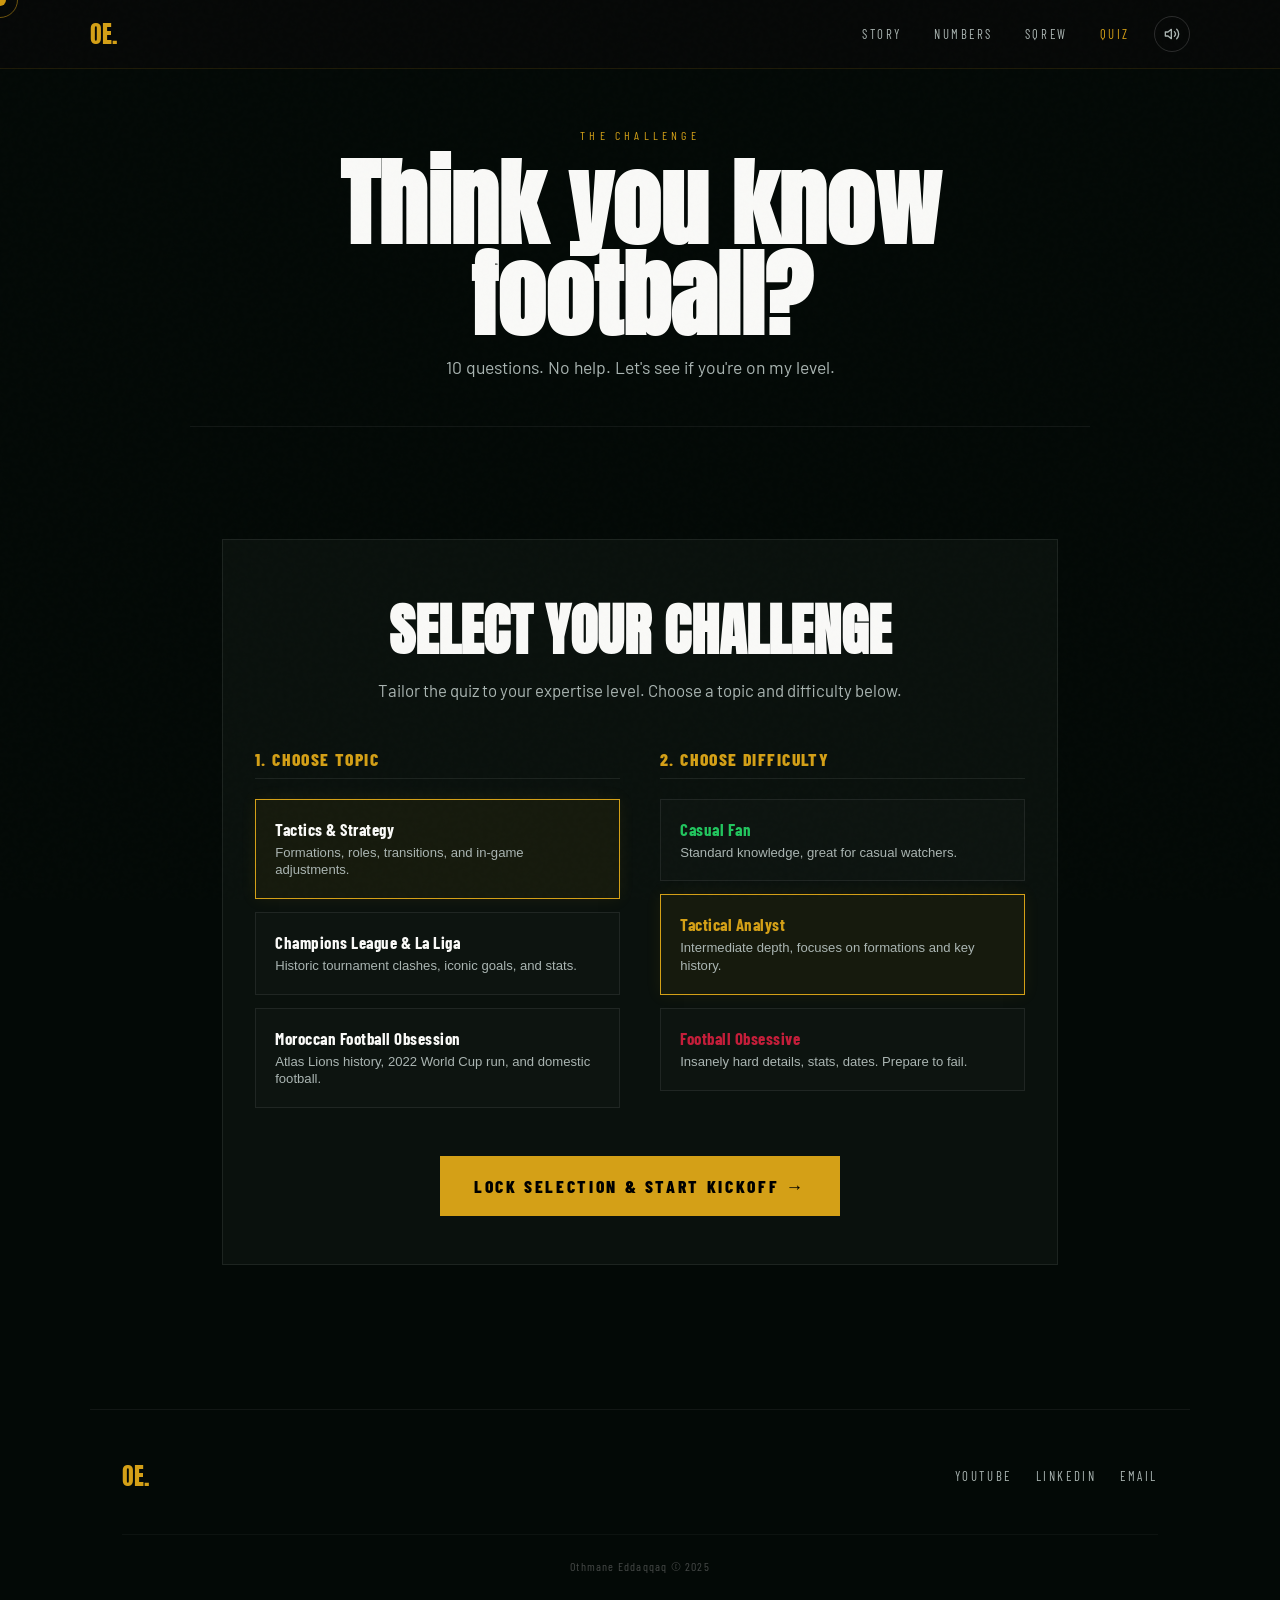
<file: quiz.html>
<!DOCTYPE html>
<html lang="en">
<head>
  <meta charset="UTF-8">
  <meta name="viewport" content="width=device-width, initial-scale=1.0">
  <title>The Quiz · Othmane Eddaqqaq</title>

  <!-- Open Graph -->
  <meta property="og:type"        content="website">
  <meta property="og:title"       content="Football Quiz · Othmane Eddaqqaq">
  <meta property="og:description" content="10 questions. No help. Think you know football?">
  <meta name="description"        content="10 questions. No help. Think you know football?">

  <!-- Fonts -->
  <link rel="preconnect" href="https://fonts.googleapis.com">
  <link rel="preconnect" href="https://fonts.gstatic.com" crossorigin>
  <link href="https://fonts.googleapis.com/css2?family=Anton&family=Barlow:wght@300;400;500;600&family=Barlow+Condensed:wght@700;800&family=Space+Mono:wght@400;700&display=swap" rel="stylesheet">

  <link rel="stylesheet" href="css/style.css">
  <link rel="icon" href="data:image/svg+xml,%3Csvg xmlns='http://www.w3.org/2000/svg' viewBox='0 0 32 32'%3E%3Crect width='32' height='32' fill='%23080808'/%3E%3Ctext x='50%25' y='50%25' dominant-baseline='central' text-anchor='middle' font-family='Georgia%2C serif' font-weight='700' font-size='16' fill='%23D4A017'%3EOE%3C/text%3E%3C/svg%3E">
</head>
<body>

<!-- CURSOR -->
<div class="cursor" id="cursor"></div>
<div class="cursor-follower" id="cursor-follower"></div>

<!-- NAV — visible by default (no hero on this page) -->
<nav id="main-nav" class="visible" aria-label="Site navigation">
  <div class="nav-inner">
     <div class="nav-logo"><a href="index.html" style="color:inherit;text-decoration:none">OE.</a></div>
     <div class="nav-audio-wrapper">
       <div class="nav-links">
         <a href="index.html#story">Story</a>
         <a href="index.html#stats">Numbers</a>
         <a href="index.html#sqrew">Sqrew</a>
         <a href="quiz.html" class="nav-active">Quiz</a>
       </div>
       <button id="mute-btn" class="audio-mute-btn" aria-label="Mute sound" onclick="toggleMute()">
         <svg xmlns="http://www.w3.org/2000/svg" width="16" height="16" viewBox="0 0 24 24" fill="none" stroke="currentColor" stroke-width="2" stroke-linecap="round" stroke-linejoin="round" class="speaker-icon">
           <polygon points="11 5 6 9 2 9 2 15 6 15 11 19 11 5"></polygon>
           <path class="sound-wave" d="M19.07 4.93a10 10 0 0 1 0 14.14M15.54 8.46a5 5 0 0 1 0 7.07"></path>
         </svg>
       </button>
     </div>
  </div>
</nav>

<!-- SCREEN FLASH -->
<div id="screen-flash" class="screen-flash"></div>

<!-- QUIZ PAGE HERO -->
<div class="quiz-page-hero">
  <div class="section-label">The Challenge</div>
  <h1 class="quiz-page-title">Think you know<br>football?</h1>
  <p class="quiz-page-sub">10 questions. No help. Let's see if you're on my level.</p>
</div>

<!-- QUIZ -->
<section id="quiz">
  <!-- SELECTION SCREEN -->
  <div class="quiz-selection-screen" id="selection-screen">
    <h2 class="selection-title">Select Your Challenge</h2>
    <p class="selection-subtitle">Tailor the quiz to your expertise level. Choose a topic and difficulty below.</p>
    
    <div class="selection-grid">
      <!-- Topics -->
      <div class="selection-section">
        <div class="selection-section-title">1. Choose Topic</div>
        <div class="selection-options-vertical" id="topic-selector-group">
          <button class="selection-option-btn active" data-type="topic" data-val="tactics" onclick="selectQuizParam('topic', 'tactics')">
            <span class="opt-title">Tactics & Strategy</span>
            <span class="opt-desc">Formations, roles, transitions, and in-game adjustments.</span>
          </button>
          <button class="selection-option-btn" data-type="topic" data-val="ucl" onclick="selectQuizParam('topic', 'ucl')">
            <span class="opt-title">Champions League & La Liga</span>
            <span class="opt-desc">Historic tournament clashes, iconic goals, and stats.</span>
          </button>
          <button class="selection-option-btn" data-type="topic" data-val="morocco" onclick="selectQuizParam('topic', 'morocco')">
            <span class="opt-title">Moroccan Football Obsession</span>
            <span class="opt-desc">Atlas Lions history, 2022 World Cup run, and domestic football.</span>
          </button>
        </div>
      </div>
      
      <!-- Difficulties -->
      <div class="selection-section">
        <div class="selection-section-title">2. Choose Difficulty</div>
        <div class="selection-options-vertical" id="diff-selector-group">
          <button class="selection-option-btn" data-type="difficulty" data-val="casual" onclick="selectQuizParam('difficulty', 'casual')">
            <span class="opt-title" style="color: var(--success);">Casual Fan</span>
            <span class="opt-desc">Standard knowledge, great for casual watchers.</span>
          </button>
          <button class="selection-option-btn active" data-type="difficulty" data-val="analyst" onclick="selectQuizParam('difficulty', 'analyst')">
            <span class="opt-title" style="color: var(--gold);">Tactical Analyst</span>
            <span class="opt-desc">Intermediate depth, focuses on formations and key history.</span>
          </button>
          <button class="selection-option-btn" data-type="difficulty" data-val="obsessive" onclick="selectQuizParam('difficulty', 'obsessive')">
            <span class="opt-title" style="color: var(--red);">Football Obsessive</span>
            <span class="opt-desc">Insanely hard details, stats, dates. Prepare to fail.</span>
          </button>
        </div>
      </div>
    </div>
    
    <button class="start-quiz-btn" onclick="startSelectedQuiz()">Lock Selection & Start Kickoff &rarr;</button>
  </div>

  <div id="quiz-container" style="display: none;">
    <!-- Timer Shot Clock -->
    <div class="shot-clock-wrapper" id="shot-clock-container" style="display: none;">
      <div class="shot-clock-header">
        <span class="shot-clock-label">Shot Clock</span>
        <span class="shot-clock-time" id="shot-clock-time">15s</span>
      </div>
      <div class="shot-clock-bar-bg">
        <div class="shot-clock-bar" id="shot-clock-bar"></div>
      </div>
    </div>

    <!-- Progress bar -->
    <div class="quiz-progress">
      <div class="progress-steps" id="progress-steps"></div>
    </div>

    <!-- Reaction speech bubble -->
    <div class="quiz-reaction">
      <div class="speech-bubble">
        <div class="bubble-face" id="reaction-emoji">
          <img src="assets/images/face-smirk.webp" alt="Othmane reaction" width="91" height="150">
        </div>
        <span class="bubble-text" id="reaction-text">"Go ahead. I dare you."</span>
      </div>
      <div class="score-streak-wrapper" style="display: flex; flex-direction: column; align-items: flex-end; gap: 0.2rem;">
        <div class="streak-badge" id="streak-badge" style="font-family: 'Barlow Condensed', sans-serif; font-size: 0.75rem; font-weight: 800; color: #fff; background: var(--red); padding: 0.2rem 0.5rem; border-radius: 2px; display: none; letter-spacing: 0.05em; animation: pulseStreak 1s infinite alternate;">HOT STREAK: <span id="streak-num">0</span></div>
        <div class="score-display" id="score-display">0 / 0</div>
      </div>
    </div>

    <div id="questions-list"></div>
  </div>

  <div class="final-screen" id="final-screen">
    <div class="final-score-big" id="final-score-num">0<span>/10</span></div>
    <h3 class="final-title" id="final-title">GG</h3>
    <p class="final-subtitle" id="final-subtitle"></p>
    
    <!-- Personalization Field -->
    <div class="scout-name-input-wrapper" id="scout-name-input-wrapper" style="display: none; margin-bottom: 2rem;">
      <label for="scout-name-input" class="scout-name-input-label">Enter Scout / Recruiter Name:</label>
      <input type="text" id="scout-name-input" class="scout-name-input-field" maxlength="20" placeholder="GUEST SCOUT" oninput="updateScoutCardName(this.value)">
    </div>

    <!-- Tactical Audit Report Card (Upgraded to FM style) -->
    <div class="tactical-audit-card" id="tactical-audit-card" style="display: none;">
      <div class="audit-header">SCOUTING REPORT // DATA ANALYTICS DEPT.</div>
      
      <div class="scouting-card-layout">
        <!-- Left Side: Metadata & Verdict -->
        <div class="scouting-card-meta">
          <div class="scout-identity-group">
            <span class="scout-id-label">SCOUT ID</span>
            <span class="scout-id-val" id="scout-card-name">GUEST SCOUT</span>
          </div>
          
          <div class="scout-badge-group">
            <span class="scout-badge-label">CLASS RATING</span>
            <span class="scout-class-badge" id="scout-class-rating">CLASS A+</span>
          </div>
          
          <div class="scout-verdict-group">
            <span class="scout-verdict-label">DIAGNOSTIC REPORT</span>
            <p class="scout-verdict-text" id="audit-desc">Analyst displays strong understanding of match dynamics. Solid potential for data recruiting.</p>
          </div>
        </div>
        
        <!-- Right Side: SVG Radar Chart & Attributes -->
        <div class="scouting-card-graphics">
          <div class="radar-chart-container" id="radar-chart-container">
            <!-- Dynamic SVG radar chart injected here -->
          </div>
          
          <div class="scouting-stats-list">
            <div class="scout-stat-row">
              <span class="scout-stat-name">VIS (Vision & Reading)</span>
              <span class="scout-stat-num data-num" id="stat-num-vis">80</span>
            </div>
            <div class="scout-stat-row">
              <span class="scout-stat-name">CUL (Football Culture)</span>
              <span class="scout-stat-num data-num" id="stat-num-cul">60</span>
            </div>
            <div class="scout-stat-row">
              <span class="scout-stat-name">SPD (Decision Speed)</span>
              <span class="scout-stat-num data-num" id="stat-num-spd">70</span>
            </div>
          </div>
        </div>
      </div>

      <div class="audit-badges" style="margin-top: 1.5rem;">
        <span class="audit-badge-tag success" id="audit-badge-strength">Strength: Front-Post Specialist</span>
        <span class="audit-badge-tag danger" id="audit-badge-weakness">Weakness: Highlights-Only Spectator</span>
      </div>

      <!-- Download Button inside Card -->
      <button class="download-scout-card-btn" onclick="downloadScoutCard(event)">Download Standalone Scouting Report</button>
    </div>

    <div class="breakdown-list" id="breakdown-list"></div>

    <!-- Next Challenge Section -->
    <div id="next-challenge-box" class="next-challenge-box" style="display: none; margin: 2rem 0; padding: 2rem; background: rgba(212, 160, 23, 0.03); border: 1px dashed rgba(212, 160, 23, 0.25); border-radius: 4px; text-align: center; backdrop-filter: blur(10px); -webkit-backdrop-filter: blur(10px);">
      <span style="font-family: 'Space Mono', monospace; font-size: 0.8rem; color: var(--gold); letter-spacing: 0.2em; text-transform: uppercase; display: block; margin-bottom: 0.5rem;">Next Tactical Challenge</span>
      <h4 id="next-challenge-title" style="font-family: 'Barlow Condensed', sans-serif; font-size: 1.8rem; font-weight: 800; text-transform: uppercase; color: #ffffff; margin: 0 0 1.2rem 0; letter-spacing: 0.05em;">Tactics & Strategy (Football Obsessive)</h4>
      <button class="next-challenge-btn" id="next-challenge-btn" style="background: var(--gold); color: #080c0a; font-family: 'Space Mono', monospace; font-size: 0.85rem; font-weight: 700; text-transform: uppercase; padding: 0.8rem 1.8rem; border: none; border-radius: 2px; cursor: pointer; transition: all 0.3s ease; letter-spacing: 0.05em; display: inline-block;">
        Start Next Challenge &rarr;
      </button>
    </div>

    <!-- All Completed Section -->
    <div id="all-completed-box" class="all-completed-box" style="display: none; margin: 2rem 0; padding: 2.5rem; background: rgba(39, 174, 96, 0.04); border: 1px solid rgba(39, 174, 96, 0.25); border-radius: 4px; text-align: center; backdrop-filter: blur(10px); -webkit-backdrop-filter: blur(10px);">
      <svg viewBox="0 0 24 24" width="48" height="48" fill="none" stroke="var(--success)" stroke-width="2" stroke-linecap="round" stroke-linejoin="round" style="display: block; margin: 0 auto 1.2rem auto; filter: drop-shadow(0 0 10px rgba(39, 174, 96, 0.3));">
        <path d="M6 9H4.5a2.5 2.5 0 0 1 0-5H6" />
        <path d="M18 9h1.5a2.5 2.5 0 0 0 0-5H18" />
        <path d="M4 22h16" />
        <path d="M10 14.66V17c0 .55-.45 1-1 1H4v2h16v-2h-5c-.55 0-1-.45-1-1v-2.34" />
        <path d="M12 2a7 7 0 0 1 7 7v1.5a7 7 0 0 1-14 0V9a7 7 0 0 1 7-7z" />
      </svg>
      <h4 style="font-family: 'Space Mono', monospace; font-size: 0.9rem; color: var(--success); letter-spacing: 0.15em; text-transform: uppercase; margin: 0 0 0.5rem 0;">All Audits Completed</h4>
      <p style="font-size: 0.95rem; color: rgba(245, 245, 245, 0.7); max-width: 500px; margin: 0 auto 1.5rem auto; line-height: 1.5;">You have successfully conquered all 9 tactical databases in my quiz system! Your profile has been officially logged in our elite registry.</p>
      <button class="reset-progress-btn" onclick="resetQuizProgress()" style="background: transparent; color: rgba(255,255,255,0.7); border: 1px solid rgba(255,255,255,0.25); font-family: 'Space Mono', monospace; font-size: 0.8rem; font-weight: 700; text-transform: uppercase; padding: 0.6rem 1.4rem; border-radius: 2px; cursor: pointer; transition: all 0.3s ease; letter-spacing: 0.05em;">
        Reset Audit History &orarr;
      </button>
    </div>

    <button class="play-again" onclick="restartQuiz()">Choose Another Quiz</button>
  </div>
</section>

<!-- FOOTER -->
<footer>
  <div class="footer-name">OE.</div>
  <div class="footer-links">
    <a href="https://www.youtube.com/@sqrewfootball1535" target="_blank" rel="noopener noreferrer">YouTube</a>
    <a href="https://linkedin.com/in/oeddaqqaq" target="_blank" rel="noopener noreferrer">LinkedIn</a>
    <a href="mailto:oeddaqqaq@gmail.com">Email</a>
  </div>
  <div class="footer-copy">Othmane Eddaqqaq &copy; 2025</div>
</footer>

<script src="https://cdn.jsdelivr.net/npm/gsap@3/dist/gsap.min.js"></script>
<script src="js/main.js"></script>
<script src="js/quiz.js"></script>
</body>
</html>
</file>
<file: css/style.css>
/* === RESET & VARIABLES === */
*, *::before, *::after { margin: 0; padding: 0; box-sizing: border-box; }
:root {
  --gold: #D4A017;
  --red: #C41E3A;
  --success: #22c55e;
  --dark: oklch(13% 0.015 160);  /* Deep emerald tinted charcoal */
  --dark2: oklch(17% 0.015 160); /* Lighter deep emerald charcoal */
  --dark3: oklch(21% 0.013 160); /* Card / box charcoal — more distinct from bg */
  --white: #f9f9f7;              /* Warm near-white — easier on the eye */
  --muted: #aab5b2;              /* Lifted from 57% to 68% luminance — critical for readability */
  --mono: 'Space Mono', monospace;
}
html { scroll-behavior: smooth; }
body {
  background: var(--dark);
  color: var(--white);
  font-family: 'Barlow', sans-serif;
  font-size: 17px; /* Bumped from browser default 16px for better dark-bg readability */
  overflow-x: hidden;
  cursor: none;
}
.stats-mono, .data-num, .tl-year, .tl-card-stat, .mi-score, .mi-label, .moment-year, .analysis-index, .analysis-stat-num, .analysis-badge, .q-number, .score-display, .progress-step, .single-stat-num {
  font-family: var(--mono) !important;
  letter-spacing: -0.02em;
}
img { display: block; max-width: 100%; }
a { text-decoration: none; }
button { cursor: none; border: none; }

/* Noise overlay */
body::before {
  content: '';
  position: fixed;
  inset: 0;
  background-image: url("data:image/svg+xml,%3Csvg viewBox='0 0 200 200' xmlns='http://www.w3.org/2000/svg'%3E%3Cfilter id='n'%3E%3CfeTurbulence type='fractalNoise' baseFrequency='0.9' numOctaves='4' stitchTiles='stitch'/%3E%3C/filter%3E%3Crect width='100%25' height='100%25' filter='url(%23n)' opacity='0.03'/%3E%3C/svg%3E");
  pointer-events: none;
  z-index: 9997;
  opacity: 0.4;
}

/* === CURSOR === */
.cursor {
  position: fixed;
  left: 0; top: 0;
  width: 12px;
  height: 12px;
  background: var(--gold);
  border-radius: 50%;
  pointer-events: none;
  z-index: 9999;
  mix-blend-mode: difference;
}
.cursor-follower {
  position: fixed;
  left: 0; top: 0;
  width: 36px;
  height: 36px;
  border: 1px solid var(--gold);
  border-radius: 50%;
  pointer-events: none;
  z-index: 9998;
  opacity: 0.5;
}

/* === VIDEO OVERLAY === */
.video-overlay {
  position: fixed;
  inset: 0;
  z-index: 2500;
  background: #000;
  display: flex;
  align-items: center;
  justify-content: center;
  opacity: 0;
  pointer-events: none;
  transition: opacity 0.3s ease;
}
.video-overlay.active {
  opacity: 1;
  pointer-events: all;
}
.video-overlay video {
  max-width: 100%;
  max-height: 100%;
  width: 100%;
  height: 100%;
  object-fit: contain;
  display: block;
}
.video-skip {
  position: absolute;
  bottom: 2rem;
  right: 2rem;
  background: rgba(0,0,0,0.6);
  border: 1px solid rgba(255,255,255,0.25);
  color: var(--white);
  font-family: 'Barlow Condensed', sans-serif;
  font-size: 0.85rem;
  letter-spacing: 0.15em;
  text-transform: uppercase;
  padding: 0.6rem 1.2rem;
  transition: border-color 0.2s, background 0.2s;
}
.video-skip:hover { border-color: var(--gold); color: var(--gold); background: rgba(0,0,0,0.8); }

/* === SCREEN FLASH === */
.screen-flash {
  position: fixed;
  inset: 0;
  z-index: 3000;
  pointer-events: none;
  opacity: 0;
}
.screen-flash.flash-red  { animation: flashScreen 0.5s ease forwards; background: var(--red); }
.screen-flash.flash-gold { animation: flashScreen 0.4s ease forwards; background: var(--gold); }
@keyframes flashScreen {
  0%   { opacity: 0.35; }
  100% { opacity: 0; }
}

/* === CHOICE MODAL === */
.choice-modal {
  position: fixed;
  inset: 0;
  z-index: 2000;
  display: flex;
  align-items: center;
  justify-content: center;
  padding: 2rem;
  background: rgba(8, 8, 8, 0.85);
  backdrop-filter: blur(12px);
  -webkit-backdrop-filter: blur(12px);
  opacity: 0;
  pointer-events: none;
  transition: opacity 0.35s ease;
}
.choice-modal.active {
  opacity: 1;
  pointer-events: all;
}
.choice-panel {
  position: relative;
  max-width: 600px;
  width: 100%;
  background: var(--dark2);
  border: 1px solid rgba(212,160,23,0.25);
  padding: 3rem;
  transform: translateY(30px);
  transition: transform 0.4s cubic-bezier(0.16, 1, 0.3, 1);
}
.choice-modal.active .choice-panel { transform: translateY(0); }
.choice-panel::before {
  content: '';
  position: absolute;
  top: 0; left: 0; right: 0;
  height: 3px;
  background: linear-gradient(90deg, var(--gold), var(--red));
  transition: background 0.3s;
}
.choice-modal.trash .choice-panel::before { background: var(--red); }

/* Face in modal */
.choice-face {
  width: 88px;
  height: 88px;
  border-radius: 50%;
  overflow: hidden;
  border: 2px solid rgba(212,160,23,0.4);
  margin-bottom: 1.2rem;
  transition: border-color 0.3s;
}
.choice-modal.trash .choice-face { border-color: rgba(196,30,58,0.6); }
.choice-face img {
  width: 100%;
  height: 100%;
  object-fit: cover;
  object-position: center 15%;
  display: block;
}

.choice-verdict {
  font-family: 'Barlow Condensed', sans-serif;
  font-size: 1.05rem;
  font-weight: 700;
  letter-spacing: 0.05em;
  margin-bottom: 0.4rem;
  line-height: 1.4;
}
.choice-prompt {
  font-family: 'Anton', sans-serif;
  font-size: clamp(1.8rem, 4.5vw, 3rem);
  color: var(--white);
  line-height: 1;
  margin-bottom: 2rem;
}
.choice-btns {
  display: grid;
  grid-template-columns: 1fr 1fr;
  gap: 1rem;
}
.choice-btn {
  background: var(--dark3);
  border: 1px solid rgba(255,255,255,0.08);
  padding: 1.5rem 1.2rem;
  text-align: left;
  display: flex;
  flex-direction: column;
  gap: 0.4rem;
  transition: border-color 0.2s, background 0.2s;
  position: relative;
  overflow: hidden;
}
.choice-btn::after {
  content: '';
  position: absolute;
  bottom: 0; left: 0; right: 0;
  height: 2px;
  background: var(--gold);
  transform: scaleX(0);
  transform-origin: left;
  transition: transform 0.25s ease;
}
.choice-btn:hover { border-color: rgba(212,160,23,0.4); background: rgba(212,160,23,0.04); }
.choice-btn:hover::after { transform: scaleX(1); }
.choice-btn-tag {
  font-family: 'Barlow Condensed', sans-serif;
  font-size: 0.7rem;
  letter-spacing: 0.25em;
  color: var(--gold);
  text-transform: uppercase;
}
.choice-btn-title {
  font-family: 'Anton', sans-serif;
  font-size: 1.5rem;
  color: var(--white);
  line-height: 1;
}
.choice-btn-sub {
  font-family: 'Barlow', sans-serif;
  font-size: 0.8rem;
  color: var(--muted);
  font-weight: 300;
  line-height: 1.4;
}
.choice-close {
  position: absolute;
  top: 1rem; right: 1rem;
  background: none;
  border: none;
  color: var(--muted);
  font-size: 1.4rem;
  line-height: 1;
  transition: color 0.2s;
  padding: 0.2rem 0.5rem;
}
.choice-close:hover { color: var(--white); }
@media (max-width: 480px) {
  .choice-panel { padding: 2rem 1.5rem; }
  .choice-btns { grid-template-columns: 1fr; }
}

/* === NAV === */
#main-nav {
  position: fixed;
  top: 0;
  left: 0;
  right: 0;
  z-index: 1000;
  padding: 1rem 2rem;
  background: rgba(8, 8, 8, 0.75);
  backdrop-filter: blur(20px);
  -webkit-backdrop-filter: blur(20px);
  border-bottom: 1px solid rgba(212, 160, 23, 0.12);
  transform: translateY(-100%);
  transition: transform 0.4s cubic-bezier(0.16, 1, 0.3, 1), opacity 0.4s;
  opacity: 0;
}
#main-nav.visible { transform: translateY(0); opacity: 1; }
.nav-inner {
  max-width: 1100px;
  margin: 0 auto;
  display: flex;
  justify-content: space-between;
  align-items: center;
}
.nav-logo {
  font-family: 'Anton', sans-serif;
  font-size: 1.5rem;
  color: var(--gold);
}
.nav-links { display: flex; gap: 2rem; }
.nav-links a {
  font-family: 'Barlow Condensed', sans-serif;
  font-size: 0.8rem;
  letter-spacing: 0.2em;
  text-transform: uppercase;
  color: var(--muted);
  transition: color 0.2s;
}
.nav-links a:hover { color: var(--gold); }

/* === HERO === */
#hero {
  min-height: 100vh;
  display: flex;
  flex-direction: column;
  justify-content: center;
  align-items: center;
  text-align: center;
  position: relative;
  overflow: hidden;
  padding: 2rem;
}
.hero-bg {
  position: absolute;
  inset: 0;
  background: radial-gradient(ellipse at 50% 60%, #1a0a00 0%, var(--dark) 70%);
}
.hero-lines {
  position: absolute;
  inset: 0;
  background-image:
    repeating-linear-gradient(0deg, transparent, transparent 80px, rgba(212,160,23,0.03) 80px, rgba(212,160,23,0.03) 81px),
    repeating-linear-gradient(90deg, transparent, transparent 80px, rgba(212,160,23,0.03) 80px, rgba(212,160,23,0.03) 81px);
}
.hero-pitch {
  position: absolute;
  inset: 0;
  width: 100%;
  height: 100%;
  pointer-events: none;
}
.hero-content { position: relative; z-index: 2; max-width: 900px; }
.hero-eyebrow {
  font-family: 'Barlow Condensed', sans-serif;
  font-size: 0.85rem;
  letter-spacing: 0.35em;
  color: var(--gold);
  text-transform: uppercase;
  margin-bottom: 1.5rem;
  opacity: 0;
  animation: fadeUp 0.8s 0.2s forwards;
}
.hero-name {
  font-family: 'Anton', sans-serif;
  font-size: clamp(4rem, 12vw, 9rem);
  line-height: 0.9;
  color: var(--white);
  letter-spacing: -0.02em;
  margin-bottom: 0;
  opacity: 0;
}
.name-line { display: block; }
.name-gold { color: var(--gold); }

.hero-sub {
  font-size: clamp(1rem, 2.5vw, 1.3rem);
  color: var(--muted);
  font-weight: 300;
  margin: 1.5rem 0 0.75rem;
  opacity: 0;
  animation: fadeUp 0.8s 1.5s forwards;
}
.hero-direction {
  font-family: 'Barlow Condensed', sans-serif;
  font-size: clamp(0.75rem, 1.5vw, 0.9rem);
  letter-spacing: 0.2em;
  text-transform: uppercase;
  color: var(--gold);
  margin: 0 0 2.5rem;
  opacity: 0;
  animation: fadeUp 0.8s 1.65s forwards;
}
.can-box {
  border: 1px solid rgba(212, 160, 23, 0.3);
  padding: 2rem 2.5rem;
  max-width: 560px;
  margin: 0 auto;
  opacity: 0;
  animation: fadeUp 0.8s 1.7s forwards;
  position: relative;
}
.can-box::before {
  content: '';
  position: absolute;
  top: -1px;
  left: 10%;
  right: 10%;
  height: 2px;
  background: var(--gold);
}
.can-question {
  font-family: 'Barlow Condensed', sans-serif;
  font-size: clamp(1.1rem, 3vw, 1.5rem);
  font-weight: 700;
  color: var(--white);
  margin-bottom: 1.5rem;
  line-height: 1.3;
  text-transform: uppercase;
}
.can-btns { display: flex; gap: 1rem; justify-content: center; flex-wrap: wrap; }
.can-btn {
  padding: 0.8rem 2rem;
  font-family: 'Barlow Condensed', sans-serif;
  font-size: 1rem;
  font-weight: 700;
  letter-spacing: 0.1em;
  text-transform: uppercase;
  transition: all 0.2s;
}
.btn-yes { background: var(--gold); color: #000; }
.btn-no { background: transparent; color: var(--white); border: 1px solid rgba(255,255,255,0.3); }
.can-btn:hover { transform: scale(1.05); }
.can-response {
  display: none;
  margin-top: 1.2rem;
  font-family: 'Barlow Condensed', sans-serif;
  font-size: 1.1rem;
  font-weight: 700;
  letter-spacing: 0.05em;
}

/* Hero ticker */
.hero-ticker {
  position: absolute;
  bottom: 0;
  left: 0;
  right: 0;
  overflow: hidden;
  border-top: 1px solid rgba(212,160,23,0.15);
  background: rgba(0,0,0,0.5);
  padding: 0.6rem 0;
  z-index: 2;
  opacity: 0;
  animation: fadeIn 1s 2.2s forwards;
}
.ticker-track {
  display: inline-flex;
  white-space: nowrap;
  animation: marquee 28s linear infinite;
}
.ticker-item {
  font-family: 'Barlow Condensed', sans-serif;
  font-size: 0.75rem;
  letter-spacing: 0.25em;
  text-transform: uppercase;
  color: var(--gold);
  padding: 0 2.5rem;
}
.ticker-sep {
  color: rgba(212,160,23,0.4);
  padding: 0;
  letter-spacing: 0;
}
@keyframes marquee {
  from { transform: translateX(0); }
  to { transform: translateX(-50%); }
}

.scroll-hint {
  position: absolute;
  bottom: 3.5rem;
  left: 50%;
  transform: translateX(-50%);
  opacity: 0;
  animation: fadeIn 1s 2.5s forwards;
  display: flex;
  flex-direction: column;
  align-items: center;
  gap: 0.5rem;
  font-size: 0.7rem;
  letter-spacing: 0.25em;
  color: var(--muted);
  text-transform: uppercase;
}
.scroll-line {
  width: 1px;
  height: 40px;
  background: linear-gradient(to bottom, var(--gold), transparent);
  animation: scrollLine 1.5s 2.5s infinite;
}

/* === SECTIONS === */
section {
  padding: 7rem 2rem;
  max-width: 1100px;
  margin: 0 auto;
}
.section-label {
  font-family: 'Barlow Condensed', sans-serif;
  font-size: 0.75rem;
  letter-spacing: 0.35em;
  color: var(--gold);
  text-transform: uppercase;
  margin-bottom: 0.8rem;
}
.section-title {
  font-family: 'Anton', sans-serif;
  font-size: clamp(2.5rem, 6vw, 5rem);
  line-height: 1;
  color: var(--white);
  margin-bottom: 3rem;
}

/* === STORY TIMELINE === */
#story { max-width: 1000px; }
.timeline { position: relative; padding-left: 100px; }
.timeline::before {
  content: '';
  position: absolute;
  left: 62px;
  top: 8px;
  bottom: 8px;
  width: 1px;
  background: linear-gradient(to bottom, transparent, rgba(212,160,23,0.25) 8%, rgba(212,160,23,0.25) 92%, transparent);
}
.tl-entry {
  position: relative;
  margin-bottom: 4rem;
}
.tl-entry:last-child { margin-bottom: 0; }
.tl-year {
  position: absolute;
  left: -100px;
  top: 2px;
  width: 52px;
  text-align: right;
  font-family: 'Barlow Condensed', sans-serif;
  font-size: 0.8rem;
  font-weight: 700;
  letter-spacing: 0.1em;
  color: var(--gold);
  text-transform: uppercase;
}
.tl-dot {
  position: absolute;
  left: -42px;
  top: 8px;
  width: 10px;
  height: 10px;
  border-radius: 50%;
  background: var(--gold);
  box-shadow: 0 0 10px rgba(212,160,23,0.5);
}
.tl-body {
  display: grid;
  grid-template-columns: 1fr 1fr;
  gap: 2rem;
  align-items: center;
}
.tl-body.no-photo { grid-template-columns: 1fr; }
.tl-text {}
.tl-heading {
  font-family: 'Barlow Condensed', sans-serif;
  font-size: 1.3rem;
  font-weight: 700;
  text-transform: uppercase;
  letter-spacing: 0.08em;
  color: var(--white);
  margin-bottom: 0.8rem;
}
.tl-desc {
  font-size: 1rem;
  line-height: 1.8;
  color: rgba(245,245,245,0.7);
  font-weight: 300;
}
.tl-desc strong { color: var(--white); font-weight: 600; }
.tl-photo { position: relative; overflow: hidden; border: 1px solid rgba(255,255,255,0.08); }
.tl-photo img {
  width: 100%;
  height: 240px;
  object-fit: cover;
  filter: saturate(0.85) contrast(1.05);
  transition: transform 0.6s ease;
}
.tl-photo:hover img { transform: scale(1.04); }
.tl-photo-label {
  position: absolute;
  bottom: 0;
  left: 0;
  right: 0;
  padding: 0.7rem 1rem;
  background: linear-gradient(to top, rgba(0,0,0,0.85), transparent);
  font-family: 'Barlow Condensed', sans-serif;
  font-size: 0.75rem;
  letter-spacing: 0.15em;
  text-transform: uppercase;
  color: var(--white);
}
.tl-card {
  background: var(--dark3);
  border: 1px solid rgba(212,160,23,0.15);
  padding: 1.5rem;
  position: relative;
}
.tl-card::before {
  content: '';
  position: absolute;
  top: 0;
  left: 0;
  right: 0;
  height: 2px;
  background: linear-gradient(90deg, var(--gold), transparent);
}
.tl-card-stat {
  font-family: 'Anton', sans-serif;
  font-size: 2rem;
  color: var(--gold);
  line-height: 1;
  margin-bottom: 0.3rem;
}
.tl-card-label {
  font-family: 'Barlow Condensed', sans-serif;
  font-size: 0.8rem;
  letter-spacing: 0.15em;
  text-transform: uppercase;
  color: var(--muted);
}

/* === STATS SECTION === */
#stats {
  border-top: 1px solid rgba(255,255,255,0.06);
  text-align: center;
  max-width: 1100px;
}
.stats-grid {
  display: grid;
  grid-template-columns: repeat(4, 1fr);
  gap: 2px;
  margin-top: 3rem;
  border: 1px solid rgba(255,255,255,0.06);
}
.stat-block {
  background: var(--dark2);
  padding: 3rem 2rem;
  position: relative;
  overflow: hidden;
}
.stat-block::before {
  content: '';
  position: absolute;
  top: 0;
  left: 0;
  right: 0;
  height: 2px;
  background: var(--gold);
  transform: scaleX(0);
  transition: transform 0.6s ease;
}
.stat-block.counted::before { transform: scaleX(1); }
.stat-num {
  font-family: 'Anton', sans-serif;
  font-size: clamp(3rem, 5vw, 4.5rem);
  line-height: 1;
  color: var(--white);
  margin-bottom: 0.5rem;
}
.stat-num span { color: var(--gold); }
.stat-label {
  font-family: 'Barlow Condensed', sans-serif;
  font-size: 0.8rem;
  letter-spacing: 0.2em;
  text-transform: uppercase;
  color: var(--muted);
}

.sqrew-link {
  display: inline-flex;
  align-items: center;
  gap: 0.7rem;
  font-family: 'Barlow Condensed', sans-serif;
  font-size: 0.9rem;
  letter-spacing: 0.15em;
  text-transform: uppercase;
  color: var(--gold);
  border-bottom: 1px solid rgba(212,160,23,0.4);
  padding-bottom: 0.3rem;
  transition: all 0.2s;
}
.sqrew-link:hover { color: var(--white); border-color: var(--white); }

/* === QUIZ === */
#quiz {
  border-top: 1px solid rgba(255,255,255,0.06);
  max-width: 900px;
}
.quiz-header { text-align: center; margin-bottom: 3rem; }
.quiz-header p { color: var(--muted); font-size: 1.1rem; margin-top: 0.5rem; }

/* Quiz standalone page */
.quiz-page-hero {
  padding: 8rem 2rem 3rem;
  max-width: 900px;
  margin: 0 auto;
  text-align: center;
}
.quiz-page-title {
  font-family: 'Anton', sans-serif;
  font-size: clamp(3rem, 8vw, 6rem);
  line-height: 0.95;
  color: var(--white);
  margin: 1rem 0;
}
.quiz-page-sub {
  color: var(--muted);
  font-size: 1.1rem;
  margin-top: 0.75rem;
}
.nav-active { color: var(--gold) !important; }

/* Progress steps */
.quiz-progress { margin-bottom: 2.5rem; }
.progress-steps {
  display: flex;
  gap: 0.4rem;
  justify-content: center;
  flex-wrap: wrap;
}
.progress-step {
  width: 34px;
  height: 34px;
  border: 1px solid rgba(255,255,255,0.15);
  display: flex;
  align-items: center;
  justify-content: center;
  font-family: 'Barlow Condensed', sans-serif;
  font-size: 0.8rem;
  font-weight: 700;
  color: var(--muted);
  transition: all 0.3s ease;
}
.progress-step.correct {
  background: rgba(34,197,94,0.15);
  border-color: var(--success);
  color: var(--success);
}
.progress-step.wrong {
  background: rgba(196,30,58,0.15);
  border-color: var(--red);
  color: var(--red);
}

/* Speech bubble reaction */
.quiz-reaction {
  display: flex;
  align-items: center;
  justify-content: space-between;
  gap: 1.5rem;
  margin-bottom: 2rem;
}
.speech-bubble {
  position: relative;
  background: var(--dark2);
  border: 1px solid rgba(212,160,23,0.2);
  padding: 1rem 1.5rem;
  flex: 1;
  display: flex;
  align-items: center;
  gap: 0.8rem;
}
.speech-bubble::before {
  content: '';
  position: absolute;
  top: -1px;
  left: 8%;
  right: 40%;
  height: 2px;
  background: var(--gold);
}
.bubble-face {
  flex-shrink: 0;
  width: 72px;
  height: 72px;
  border-radius: 50%;
  overflow: hidden;
  border: 2px solid rgba(212,160,23,0.3);
  transition: transform 0.3s cubic-bezier(0.34, 1.56, 0.64, 1);
  background: #1a1a1a;
}
.bubble-face img {
  width: 100%;
  height: 100%;
  object-fit: cover;
  object-position: center 15%;
  display: block;
}
.bubble-text {
  font-family: 'Barlow Condensed', sans-serif;
  font-size: 1rem;
  letter-spacing: 0.05em;
  color: var(--white);
  font-style: italic;
  transition: all 0.3s;
}
.score-display {
  font-family: 'Anton', sans-serif;
  font-size: 2.2rem;
  color: var(--gold);
  white-space: nowrap;
  flex-shrink: 0;
}

/* Question card transitions */
@keyframes slideInRight {
  from { opacity: 0; transform: translateX(60px); }
  to   { opacity: 1; transform: translateX(0); }
}
@keyframes slideOutLeft {
  from { opacity: 1; transform: translateX(0); }
  to   { opacity: 0; transform: translateX(-60px); }
}
.card-exit { pointer-events: none; }

#questions-list { position: relative; min-height: 320px; }

/* Question cards */
.question-card {
  background: var(--dark2);
  border: 1px solid rgba(255,255,255,0.07);
  padding: 2rem;
  transition: box-shadow 0.3s;
}
.question-card.flash-correct {
  animation: flashGreen 0.5s ease forwards;
}
.question-card.flash-wrong {
  animation: flashRed 0.5s ease forwards, shake 0.5s ease forwards;
}
@keyframes flashGreen {
  0% { box-shadow: 0 0 0 0 rgba(34,197,94,0); }
  40% { box-shadow: 0 0 0 4px rgba(34,197,94,0.3); background: rgba(34,197,94,0.04); }
  100% { box-shadow: 0 0 0 0 rgba(34,197,94,0); }
}
@keyframes flashRed {
  0% { box-shadow: 0 0 0 0 rgba(196,30,58,0); }
  40% { box-shadow: 0 0 0 4px rgba(196,30,58,0.4); background: rgba(196,30,58,0.05); }
  100% { box-shadow: 0 0 0 0 rgba(196,30,58,0); }
}
.q-number {
  font-family: 'Barlow Condensed', sans-serif;
  font-size: 0.7rem;
  letter-spacing: 0.25em;
  color: var(--gold);
  text-transform: uppercase;
  margin-bottom: 0.5rem;
}
.q-text {
  font-size: 1.1rem;
  font-weight: 500;
  margin-bottom: 1.5rem;
  line-height: 1.4;
}
.q-options { display: flex; flex-direction: column; gap: 0.6rem; }
.q-option {
  padding: 0.85rem 1.2rem;
  border: 1px solid rgba(255,255,255,0.1);
  background: transparent;
  color: var(--white);
  font-family: 'Barlow', sans-serif;
  font-size: 0.95rem;
  text-align: left;
  transition: all 0.2s;
}
.q-option:hover:not(:disabled) {
  border-color: var(--gold);
  background: rgba(212,160,23,0.05);
}
.q-option.correct { border-color: var(--success); background: rgba(34,197,94,0.08); color: var(--success); }
.q-option.wrong { border-color: var(--red); background: rgba(196,30,58,0.08); color: var(--red); }
.q-option:disabled { opacity: 0.7; }
.q-feedback {
  margin-top: 1rem;
  font-family: 'Barlow Condensed', sans-serif;
  font-size: 0.95rem;
  letter-spacing: 0.04em;
  color: var(--muted);
  line-height: 1.5;
  max-height: 0;
  overflow: hidden;
  transition: max-height 0.4s ease, opacity 0.3s ease;
  opacity: 0;
}
.q-feedback.fb-visible {
  max-height: 6rem;
  opacity: 1;
}

/* Next button */
.next-btn {
  visibility: hidden;
  opacity: 0;
  transform: translateY(10px);
  transition: opacity 0.35s 0.15s ease, transform 0.35s 0.15s ease, background 0.2s;
  margin-top: 1.8rem;
  padding: 0.85rem 2.2rem;
  background: var(--gold);
  color: #000;
  font-family: 'Barlow Condensed', sans-serif;
  font-size: 1rem;
  font-weight: 700;
  letter-spacing: 0.14em;
  text-transform: uppercase;
  border: none;
  display: block;
}
.next-btn.btn-visible {
  visibility: visible;
  opacity: 1;
  transform: translateY(0);
}
.next-btn:hover { background: #e8b420; }

/* Final screen */
.final-screen {
  display: none;
  background: var(--dark2);
  border: 1px solid rgba(255,255,255,0.08);
  padding: 3rem 2rem;
  text-align: center;
}
.final-score-big {
  font-family: 'Anton', sans-serif;
  font-size: clamp(4rem, 10vw, 7rem);
  line-height: 1;
  color: var(--white);
  margin-bottom: 0.5rem;
}
.final-score-big span { color: var(--gold); }
.final-title {
  font-family: 'Anton', sans-serif;
  font-size: clamp(1.8rem, 4vw, 3rem);
  margin-bottom: 0.5rem;
}
.final-subtitle { color: var(--muted); font-size: 1.05rem; margin-bottom: 2.5rem; }
.breakdown-list {
  display: flex;
  flex-direction: column;
  gap: 0.4rem;
  margin-bottom: 2.5rem;
  text-align: left;
}
.breakdown-item {
  display: flex;
  align-items: center;
  gap: 0.8rem;
  padding: 0.7rem 1rem;
  background: var(--dark3);
  font-family: 'Barlow Condensed', sans-serif;
  font-size: 0.9rem;
  letter-spacing: 0.03em;
}
.breakdown-item.correct { border-left: 2px solid var(--success); }
.breakdown-item.wrong { border-left: 2px solid var(--red); }
.breakdown-mark {
  font-weight: 700;
  flex-shrink: 0;
  font-size: 0.8rem;
}
.breakdown-item.correct .breakdown-mark { color: var(--success); }
.breakdown-item.wrong .breakdown-mark { color: var(--red); }
.breakdown-qnum { color: var(--gold); flex-shrink: 0; font-weight: 700; }
.breakdown-qlabel { color: rgba(245,245,245,0.7); flex: 1; }
.play-again {
  padding: 0.9rem 2.5rem;
  background: var(--gold);
  color: #000;
  font-family: 'Barlow Condensed', sans-serif;
  font-size: 1rem;
  font-weight: 700;
  letter-spacing: 0.12em;
  text-transform: uppercase;
  transition: all 0.2s;
}
.play-again:hover { transform: scale(1.05); }

/* === FOOTER === */
footer {
  border-top: 1px solid rgba(255,255,255,0.06);
  padding: 3rem 2rem;
  max-width: 1100px;
  margin: 0 auto;
  display: flex;
  justify-content: space-between;
  align-items: center;
  flex-wrap: wrap;
  gap: 1rem;
}
.footer-name { font-family: 'Anton', sans-serif; font-size: 1.5rem; color: var(--gold); }
.footer-links { display: flex; gap: 1.5rem; }
.footer-links a {
  font-family: 'Barlow Condensed', sans-serif;
  font-size: 0.8rem;
  letter-spacing: 0.2em;
  text-transform: uppercase;
  color: var(--muted);
  transition: color 0.2s;
}
.footer-links a:hover { color: var(--gold); }
.footer-copy {
  font-family: 'Barlow Condensed', sans-serif;
  font-size: 0.75rem;
  color: rgba(136,136,136,0.5);
  letter-spacing: 0.1em;
  width: 100%;
  text-align: center;
  margin-top: 1.5rem;
  padding-top: 1.5rem;
  border-top: 1px solid rgba(255,255,255,0.04);
}

/* === ANIMATIONS === */
@keyframes shake {
  0%, 100% { transform: translateX(0); }
  15% { transform: translateX(-10px) rotate(-0.4deg); }
  30% { transform: translateX(9px)  rotate(0.4deg); }
  45% { transform: translateX(-7px); }
  60% { transform: translateX(6px); }
  75% { transform: translateX(-4px); }
  88% { transform: translateX(3px); }
}
@keyframes fadeUp { from { opacity: 0; transform: translateY(30px); } to { opacity: 1; transform: translateY(0); } }
@keyframes fadeIn { from { opacity: 0; } to { opacity: 1; } }
@keyframes scrollLine {
  0% { transform: scaleY(0); transform-origin: top; }
  50% { transform: scaleY(1); transform-origin: top; }
  51% { transform: scaleY(1); transform-origin: bottom; }
  100% { transform: scaleY(0); transform-origin: bottom; }
}

/* Scroll reveal */
.reveal { opacity: 0; }

/* === RESPONSIVE === */
@media (max-width: 900px) {
  .stats-grid { grid-template-columns: repeat(2, 1fr); }
.tl-body { grid-template-columns: 1fr; }
  .tl-body .tl-photo { order: -1; }
  .tl-photo img { height: 200px; }
}

@media (max-width: 768px) {
  section { padding: 5rem 1.5rem; }
  .timeline { padding-left: 60px; }
  .timeline::before { left: 32px; }
  .tl-year { left: -60px; width: 24px; font-size: 0.65rem; }
  .tl-dot { left: -22px; }
  footer { flex-direction: column; text-align: center; }
  .nav-links { gap: 1.2rem; }
  .quiz-reaction { flex-direction: column; align-items: flex-start; }
  .score-display { font-size: 1.5rem; }
  .breakdown-item { font-size: 0.8rem; padding: 0.6rem 0.8rem; }
  .stats-grid { grid-template-columns: repeat(2, 1fr); }
}

@media (max-width: 480px) {
  .stats-grid { grid-template-columns: 1fr 1fr; gap: 1px; }
  .stat-block { padding: 2rem 1.2rem; }
  .can-box { padding: 1.5rem; }
  /* Collapse timeline to single column on small phones */
  .timeline { padding-left: 0; }
  .timeline::before { display: none; }
  .tl-year { position: static; width: auto; text-align: left; display: block; margin-bottom: 0.4rem; font-size: 0.7rem; }
  .tl-dot { display: none; }
  .progress-step { width: 26px; height: 26px; font-size: 0.7rem; }
}

/* === SINGLE STAT === */
.single-stat-block {
  text-align: center;
  padding: 4rem 2rem;
}
.single-stat-num {
  font-family: 'Anton', sans-serif;
  font-size: clamp(5rem, 15vw, 10rem);
  line-height: 1;
  color: var(--white);
  letter-spacing: -0.02em;
}
.single-stat-plus { color: var(--gold); }
.single-stat-label {
  font-family: 'Barlow Condensed', sans-serif;
  font-size: 0.9rem;
  letter-spacing: 0.25em;
  text-transform: uppercase;
  color: var(--gold);
  margin-top: 1rem;
}
.single-stat-sub {
  font-family: 'Barlow', sans-serif;
  font-weight: 300;
  font-size: 1rem;
  font-style: italic;
  color: var(--muted);
  max-width: 480px;
  margin: 1rem auto 0;
  line-height: 1.7;
}

/* === MOMENTS TIMELINE === */
.moments-timeline {
  overflow: hidden;
  padding: 2rem 0;
  position: relative;
}
.moments-timeline::before {
  content: '';
  position: absolute;
  top: calc(2rem + 1.5rem);
  left: 0; right: 0;
  height: 1px;
  background: rgba(212,160,23,0.15);
  pointer-events: none;
}
.moments-track {
  display: flex;
  gap: 1.5rem;
  will-change: transform;
}
.moment-card {
  flex-shrink: 0;
  width: 185px;
  background: var(--dark2);
  border: 1px solid rgba(212,160,23,0.12);
  padding: 0 0 1.5rem 0;
  overflow: hidden;
  position: relative;
  cursor: default;
  transition: border-color 0.2s, transform 0.2s;
}
.moment-card:hover { border-color: rgba(212,160,23,0.35); transform: translateY(-3px); }
.moment-year,
.moment-team,
.moment-title,
.moment-note { padding: 0 1.2rem; }
.moment-card::after {
  content: '';
  position: absolute;
  bottom: 0; left: 0; right: 0;
  height: 2px;
}
.moment-card.is-barca::after { background: var(--gold); }
.moment-card.is-maroc::after { background: var(--red); }

/* === MOMENT IMAGE BADGE === */
.moment-img {
  position: relative;
  width: 100%;
  height: 88px;
  margin-bottom: 1.2rem;
  overflow: hidden;
  border-radius: 2px;
  display: flex;
  flex-direction: column;
  align-items: center;
  justify-content: center;
  gap: 0.2rem;
}
/* Barça default: deep navy → maroon */
.moment-card.is-barca .moment-img {
  background: linear-gradient(135deg, #003D7C 0%, #8B0037 100%);
}
/* Morocco default: deep red → forest green */
.moment-card.is-maroc .moment-img {
  background: linear-gradient(135deg, #9B1520 0%, #004D20 100%);
}
/* Gold accent overlay (victories/glory) */
.moment-img.mi-gold {
  background: linear-gradient(135deg, #2a1a00 0%, #6b3d00 100%);
}
.moment-card.is-maroc .moment-img.mi-gold {
  background: linear-gradient(135deg, #2a1a00 0%, #004D20 80%);
}
/* Dark pain overlay */
.moment-img.mi-dark {
  background: linear-gradient(135deg, #0a0a0a 0%, #1a0005 100%);
}
.moment-card.is-maroc .moment-img.mi-dark {
  background: linear-gradient(135deg, #0a0a0a 0%, #1a0a00 100%);
}
/* Scale image on card hover */
.moment-card:hover .moment-img { filter: brightness(1.12); }
.moment-card:hover .mi-score { transform: scale(1.06); transition: transform 0.2s; }

/* Subtle noise texture via pseudo */
.moment-img .mi-bg {
  position: absolute;
  inset: 0;
  background-image: url("data:image/svg+xml,%3Csvg viewBox='0 0 200 200' xmlns='http://www.w3.org/2000/svg'%3E%3Cfilter id='n'%3E%3CfeTurbulence type='fractalNoise' baseFrequency='0.9' numOctaves='4' stitchTiles='stitch'/%3E%3CfeColorMatrix type='saturate' values='0'/%3E%3C/filter%3E%3Crect width='100%25' height='100%25' filter='url(%23n)' opacity='0.08'/%3E%3C/svg%3E");
  background-size: cover;
  opacity: 0.6;
  mix-blend-mode: overlay;
  pointer-events: none;
}
/* Score / icon big text */
.mi-score {
  position: relative;
  z-index: 2;
  font-family: 'Anton', sans-serif;
  font-size: 1.6rem;
  color: rgba(255,255,255,0.9);
  letter-spacing: 0.03em;
  line-height: 1;
}
.mi-score.mi-huge { font-size: 2rem; }
.mi-score .mi-sep {
  font-family: 'Barlow Condensed', sans-serif;
  font-size: 1.1rem;
  opacity: 0.6;
  margin: 0 0.05em;
}
.mi-score .mi-denom {
  font-family: 'Barlow Condensed', sans-serif;
  font-size: 1rem;
  opacity: 0.7;
}
/* Color variants */
.mi-score.mi-gold-txt { color: var(--gold); }
.mi-score.mi-pain     { color: #ff6b6b; }
.mi-score.mi-void     { color: rgba(255,255,255,0.35); }
/* Label under score */
.mi-label {
  position: relative;
  z-index: 2;
  font-family: 'Barlow Condensed', sans-serif;
  font-size: 0.6rem;
  letter-spacing: 0.18em;
  text-transform: uppercase;
  color: rgba(255,255,255,0.45);
}
.moment-img.mi-gold .mi-label,
.moment-img.mi-gold .mi-score { }

/* === REAL IMAGE STATE (loaded via Wikipedia API) === */
.moment-img.has-img {
  background-size: cover !important;
  background-position: center top !important;
  transition: background-image 0.4s ease;
}
/* Dark gradient overlay so text stays readable */
.moment-img.has-img::before {
  content: '';
  position: absolute;
  inset: 0;
  z-index: 1;
  background: linear-gradient(
    to bottom,
    rgba(0,0,0,0.15) 0%,
    rgba(0,0,0,0.55) 60%,
    rgba(0,0,0,0.75) 100%
  );
}
/* A color tint strip at bottom matching team color */
.moment-card.is-barca .moment-img.has-img::before {
  background: linear-gradient(
    to bottom,
    rgba(0,30,80,0.1) 0%,
    rgba(0,30,80,0.45) 60%,
    rgba(0,30,80,0.8) 100%
  );
}
.moment-card.is-maroc .moment-img.has-img::before {
  background: linear-gradient(
    to bottom,
    rgba(60,0,0,0.1) 0%,
    rgba(60,0,0,0.45) 60%,
    rgba(60,0,0,0.8) 100%
  );
}
/* Score and label sit above overlay */
.moment-img.has-img .mi-score,
.moment-img.has-img .mi-label { z-index: 2; }
/* Hide noise bg when real image is present */
.moment-img.has-img .mi-bg { display: none; }

.moment-year {
  font-family: 'Barlow Condensed', sans-serif;
  font-size: 0.75rem;
  letter-spacing: 0.25em;
  color: var(--gold);
  text-transform: uppercase;
  margin-top: 1rem;
  margin-bottom: 0.3rem;
}
.moment-team {
  font-size: 0.65rem;
  color: var(--muted);
  letter-spacing: 0.2em;
  text-transform: uppercase;
  margin-bottom: 0.6rem;
}
.moment-title {
  font-family: 'Barlow Condensed', sans-serif;
  font-weight: 700;
  font-size: 1.05rem;
  color: var(--white);
  line-height: 1.2;
  margin-bottom: 0.8rem;
}
.moment-note {
  font-style: italic;
  color: var(--muted);
  font-size: 0.82rem;
  line-height: 1.5;
}

/* === ANALYSIS === */
#sqrew {
  border-top: 1px solid rgba(255,255,255,0.06);
  max-width: 1100px;
}
.analysis-block {
  display: grid;
  grid-template-columns: 1fr 1fr;
  gap: 3rem;
  align-items: start;
  padding: 3rem 0;
  border-top: 1px solid rgba(255,255,255,0.06);
}
.analysis-index {
  font-family: 'Barlow Condensed', sans-serif;
  font-size: 0.7rem;
  letter-spacing: 0.3em;
  color: var(--gold);
  text-transform: uppercase;
  margin-bottom: 1rem;
}
.analysis-heading {
  font-family: 'Barlow Condensed', sans-serif;
  font-weight: 700;
  font-size: 1.3rem;
  text-transform: uppercase;
  letter-spacing: 0.05em;
  color: var(--white);
  margin-bottom: 1rem;
}
.analysis-desc {
  font-size: 1rem;
  line-height: 1.8;
  color: rgba(245,245,245,0.72);
  font-weight: 300;
  margin-bottom: 1.5rem;
}
.analysis-card {
  background: var(--dark3);
  border: 1px solid rgba(212,160,23,0.15);
  padding: 1.5rem;
  position: relative;
}
.analysis-card::before {
  content: '';
  position: absolute;
  top: 0; left: 0; right: 0;
  height: 2px;
  background: linear-gradient(90deg, var(--gold), transparent);
}
.analysis-stat {
  display: flex;
  flex-direction: column;
  border-top: 1px solid rgba(255,255,255,0.06);
  padding: 0.8rem 0;
}
.analysis-stat:first-child { border-top: none; padding-top: 0; }
.analysis-stat-num {
  font-family: 'Barlow Condensed', sans-serif;
  font-size: 1.8rem;
  font-weight: 700;
  color: var(--white);
  line-height: 1;
}
.analysis-stat-label { font-size: 0.78rem; color: var(--muted); margin-top: 0.2rem; }
.analysis-quote {
  font-style: italic;
  color: var(--muted);
  font-size: 0.85rem;
  line-height: 1.6;
  border-left: 2px solid rgba(212,160,23,0.4);
  padding-left: 1rem;
  margin-top: 1rem;
}
.analysis-badge {
  font-family: 'Barlow Condensed', sans-serif;
  font-size: 0.7rem;
  color: var(--muted);
  letter-spacing: 0.1em;
  margin-top: 1rem;
  padding-top: 1rem;
  border-top: 1px solid rgba(255,255,255,0.06);
}

/* === NOW SECTION === */
.now-section { text-align: center; max-width: 800px; margin: 0 auto; }
.now-title {
  font-family: 'Anton', sans-serif;
  font-size: clamp(2.5rem, 6vw, 4.5rem);
  line-height: 0.95;
  color: var(--white);
  margin-bottom: 1.5rem;
}
.now-sub {
  font-family: 'Barlow', sans-serif;
  font-weight: 300;
  font-size: 1.05rem;
  line-height: 1.7;
  color: var(--muted);
  max-width: 500px;
  margin: 0 auto 2.5rem;
}
.now-btns {
  display: flex;
  gap: 1rem;
  justify-content: center;
  flex-wrap: wrap;
}
.now-btn-primary, .now-btn-secondary {
  font-family: 'Barlow Condensed', sans-serif;
  font-size: 1rem;
  font-weight: 700;
  letter-spacing: 0.12em;
  text-transform: uppercase;
  padding: 0.9rem 2.2rem;
  border: none;
  display: inline-block;
  transition: transform 0.2s;
  text-decoration: none;
  cursor: pointer;
}
.now-btn-primary {
  background: var(--gold);
  color: #000;
}
.now-btn-primary:hover { transform: scale(1.05); }
.now-btn-secondary {
  background: transparent;
  color: var(--white);
  border: 1px solid rgba(212,160,23,0.35);
}
.now-btn-secondary:hover { border-color: rgba(212,160,23,0.7); transform: scale(1.05); }

@media (max-width: 768px) {
  .analysis-block { grid-template-columns: 1fr; gap: 1.5rem; }
  .moment-card { width: 155px; padding: 0 0 1.2rem 0; }
  .moment-img { height: 72px; }
  .mi-score { font-size: 1.3rem; }
  .moment-year, .moment-team, .moment-title, .moment-note { padding: 0 0.9rem; }
  .moment-title { font-size: 0.95rem; }
}

/* === ODDS SIMULATOR === */
.odds-simulator-container {
  background: var(--dark2);
  border: 1px solid rgba(212, 160, 23, 0.2);
  padding: 2.5rem;
  margin-top: 3rem;
  position: relative;
  text-align: left;
  border-radius: 4px;
}
.odds-simulator-container::before {
  content: '';
  position: absolute;
  top: 0; left: 0; right: 0;
  height: 2px;
  background: linear-gradient(90deg, var(--gold), var(--success));
}
.odds-sim-title {
  font-family: 'Anton', sans-serif;
  font-size: 1.8rem;
  color: var(--white);
  line-height: 1.1;
  margin-bottom: 0.5rem;
  letter-spacing: 0.02em;
}
.odds-sim-subtitle {
  font-family: 'Barlow', sans-serif;
  color: var(--muted);
  font-size: 0.95rem;
  font-weight: 300;
  margin-bottom: 2rem;
  line-height: 1.5;
}
.odds-sim-layout {
  display: grid;
  grid-template-columns: 1.2fr 1fr;
  gap: 2.5rem;
}
.odds-sim-inputs {
  display: flex;
  flex-direction: column;
  gap: 1.5rem;
}
.sim-input-group {
  display: flex;
  flex-direction: column;
  gap: 0.5rem;
}
.sim-input-group label {
  font-family: 'Barlow Condensed', sans-serif;
  font-size: 0.95rem;
  font-weight: 600;
  color: var(--white);
  letter-spacing: 0.05em;
  text-transform: uppercase;
}
.sim-slider {
  -webkit-appearance: none;
  width: 100%;
  height: 6px;
  background: var(--dark3);
  outline: none;
  border: 1px solid rgba(255,255,255,0.05);
}
.sim-slider::-webkit-slider-thumb {
  -webkit-appearance: none;
  appearance: none;
  width: 16px;
  height: 16px;
  background: var(--gold);
  border-radius: 50%;
  cursor: pointer;
  box-shadow: 0 0 8px rgba(212,160,23,0.6);
  transition: transform 0.1s;
}
.sim-slider::-webkit-slider-thumb:hover {
  transform: scale(1.2);
}
.highlight-input {
  background: var(--dark3);
  padding: 1.2rem;
  border: 1px solid rgba(212, 160, 23, 0.1);
  border-radius: 2px;
}
.sim-toggle-btn {
  padding: 0.5rem 1.2rem;
  font-family: 'Barlow Condensed', sans-serif;
  font-weight: 700;
  text-transform: uppercase;
  letter-spacing: 0.05em;
  font-size: 0.85rem;
  background: transparent;
  color: var(--muted);
  border: 1px solid rgba(255,255,255,0.15);
  cursor: pointer;
  transition: all 0.2s;
}
.sim-toggle-btn.active {
  background: var(--gold);
  color: #000;
  border-color: var(--gold);
  box-shadow: 0 0 10px rgba(212, 160, 23, 0.35);
}
.bias-explain {
  font-size: 0.8rem;
  color: var(--muted);
  line-height: 1.4;
  margin-top: 0.3rem;
  font-weight: 300;
}
.odds-sim-outputs {
  display: grid;
  grid-template-columns: 1fr 1fr;
  gap: 1.5rem;
}
.gauge-card {
  background: var(--dark3);
  border: 1px solid rgba(255,255,255,0.06);
  padding: 1.5rem 1rem;
  text-align: center;
  display: flex;
  flex-direction: column;
  justify-content: center;
  align-items: center;
}
.gauge-label {
  font-family: 'Barlow Condensed', sans-serif;
  font-size: 0.8rem;
  letter-spacing: 0.05em;
  color: var(--muted);
  text-transform: uppercase;
  margin-bottom: 1.2rem;
  line-height: 1.3;
  height: 2.2rem;
}
.gauge-wrapper {
  position: relative;
  width: 120px;
  height: 120px;
}
.gauge-svg {
  width: 100%;
  height: 100%;
  transform: rotate(-90deg);
}
.gauge-bg {
  fill: none;
  stroke: rgba(255, 255, 255, 0.03);
  stroke-width: 8;
}
.gauge-bar {
  fill: none;
  stroke-width: 8;
  stroke-linecap: round;
  stroke-dasharray: 251.2;
  stroke-dashoffset: 251.2;
  transition: none !important;
}
.model-bar {
  stroke: var(--success);
  filter: drop-shadow(0 0 3px rgba(34,197,94,0.3));
}
.bookie-bar {
  stroke: var(--gold);
  filter: drop-shadow(0 0 3px rgba(212,160,23,0.3));
}
.gauge-value {
  position: absolute;
  inset: 0;
  display: flex;
  align-items: center;
  justify-content: center;
  font-size: 1.25rem;
  font-weight: 700;
  color: var(--white);
}
.odds-sim-footer {
  margin-top: 2rem;
  border-top: 1px solid rgba(255,255,255,0.06);
  padding-top: 1.2rem;
  display: flex;
  align-items: center;
  gap: 0.8rem;
  font-family: 'Barlow Condensed', sans-serif;
}
.sim-verdict-tag {
  color: var(--gold);
  letter-spacing: 0.05em;
  text-transform: uppercase;
  font-weight: 700;
  font-size: 0.95rem;
}
.sim-verdict-text {
  color: var(--white);
  font-size: 1.05rem;
  font-weight: 500;
}

/* === TACTICAI VISUALIZER === */
.tacticai-container {
  background: var(--dark2);
  border: 1px solid rgba(212, 160, 23, 0.2);
  padding: 2.5rem;
  margin-top: 3rem;
  position: relative;
  text-align: left;
  border-radius: 4px;
}
.tacticai-container::before {
  content: '';
  position: absolute;
  top: 0; left: 0; right: 0;
  height: 2px;
  background: linear-gradient(90deg, var(--red), var(--gold));
}
.tactic-layout {
  display: grid;
  grid-template-columns: 1.3fr 1fr;
  gap: 2.5rem;
  align-items: center;
}
.tactic-board-wrapper {
  background: var(--dark3);
  border: 1px solid rgba(255, 255, 255, 0.05);
  padding: 1.5rem;
  border-radius: 2px;
  position: relative;
}
.tactic-pitch-svg {
  width: 100%;
  height: auto;
  display: block;
}
.tactic-controls {
  display: flex;
  flex-direction: column;
  gap: 1.5rem;
}
.tactic-btn {
  background: var(--dark3);
  border: 1px solid rgba(255,255,255,0.08);
  padding: 1.2rem;
  text-align: left;
  display: flex;
  flex-direction: column;
  gap: 0.3rem;
  transition: all 0.25s;
  cursor: pointer;
}
.tactic-btn:hover {
  border-color: rgba(212,160,23,0.4);
  background: rgba(212,160,23,0.03);
}
.tactic-btn.active {
  border-color: var(--gold);
  background: rgba(212,160,23,0.06);
  box-shadow: 0 0 12px rgba(212,160,23,0.15);
}
.tactic-btn-tag {
  font-family: var(--mono);
  font-size: 0.7rem;
  letter-spacing: 0.1em;
  color: var(--gold);
  text-transform: uppercase;
}
.tactic-btn-title {
  font-family: 'Anton', sans-serif;
  font-size: 1.25rem;
  color: var(--white);
  line-height: 1;
}
.tactic-btn-desc {
  font-family: 'Barlow', sans-serif;
  font-size: 0.8rem;
  color: var(--muted);
  font-weight: 300;
  line-height: 1.4;
}
.tactic-details {
  background: var(--dark3);
  border: 1px solid rgba(255,255,255,0.05);
  padding: 1.2rem;
  margin-top: 1.5rem;
  min-height: 125px;
  box-sizing: border-box;
}
.tactic-details-title {
  font-family: 'Barlow Condensed', sans-serif;
  font-weight: 700;
  color: var(--gold);
  text-transform: uppercase;
  font-size: 0.9rem;
  letter-spacing: 0.05em;
  margin-bottom: 0.4rem;
}
.tactic-details-text {
  font-size: 0.85rem;
  line-height: 1.5;
  color: var(--white);
  font-weight: 300;
}

/* === AUDIO MUTE TOGGLE === */
.audio-mute-btn {
  background: transparent;
  border: 1px solid rgba(255,255,255,0.15);
  color: var(--muted);
  cursor: pointer;
  display: inline-flex;
  align-items: center;
  justify-content: center;
  width: 36px;
  height: 36px;
  border-radius: 50%;
  transition: all 0.2s;
  padding: 0;
}
.audio-mute-btn:hover {
  border-color: var(--gold);
  color: var(--gold);
  background: rgba(212,160,23,0.05);
}
.audio-mute-btn.muted {
  color: var(--red);
  border-color: rgba(196,30,58,0.3);
  background: rgba(196,30,58,0.05);
}
.nav-audio-wrapper {
  display: flex;
  align-items: center;
  gap: 1.5rem;
}


/* === QUIZ UPGRADES === */
.question-card.card-exit {
  pointer-events: none;
}
.bubble-face {
  transition: transform 0.4s cubic-bezier(0.175, 0.885, 0.32, 1.275);
}
.bubble-face.animate-react {
  transform: scale(1.15) rotate(5deg);
}
.bubble-face.animate-shake {
  animation: shakeReact 0.5s ease;
}
@keyframes shakeReact {
  0%, 100% { transform: scale(1) rotate(0); }
  20%, 60% { transform: scale(1.1) rotate(-8deg); }
  40%, 80% { transform: scale(1.1) rotate(8deg); }
}

/* ==========================================================================
   QUIZ ULTIMATE GAMIFICATION UPGRADES
   ========================================================================== */
.quiz-selection-screen {
  background: var(--dark2);
  border: 1px solid rgba(255,255,255,0.08);
  padding: 3rem 2rem;
  margin-bottom: 2rem;
}
.selection-title {
  font-family: 'Anton', sans-serif;
  font-size: clamp(2rem, 5vw, 3.5rem);
  text-transform: uppercase;
  color: var(--white);
  margin-bottom: 0.5rem;
  text-align: center;
}
.selection-subtitle {
  color: var(--muted);
  text-align: center;
  font-size: 1.05rem;
  margin-bottom: 3rem;
  max-width: 600px;
  margin-left: auto;
  margin-right: auto;
}
.selection-grid {
  display: grid;
  grid-template-columns: 1fr 1fr;
  gap: 2.5rem;
  margin-bottom: 3rem;
}
@media (max-width: 768px) {
  .selection-grid { grid-template-columns: 1fr; gap: 2rem; }
}
.selection-section {
  display: flex;
  flex-direction: column;
  gap: 1.2rem;
}
.selection-section-title {
  font-family: 'Barlow Condensed', sans-serif;
  font-size: 1.1rem;
  font-weight: 800;
  text-transform: uppercase;
  letter-spacing: 0.08em;
  color: var(--gold);
  border-bottom: 1px solid rgba(255,255,255,0.08);
  padding-bottom: 0.5rem;
}
.selection-options-vertical {
  display: flex;
  flex-direction: column;
  gap: 0.8rem;
}
.selection-option-btn {
  background: rgba(255,255,255,0.01);
  border: 1px solid rgba(255,255,255,0.08);
  padding: 1.2rem;
  text-align: left;
  cursor: pointer;
  transition: all 0.25s cubic-bezier(0.25, 0.46, 0.45, 0.94);
  display: flex;
  flex-direction: column;
  gap: 0.3rem;
  width: 100%;
}
.selection-option-btn:hover {
  border-color: rgba(212,160,23,0.4);
  background: rgba(212,160,23,0.03);
}
.selection-option-btn.active {
  border-color: var(--gold);
  background: rgba(212,160,23,0.06);
  box-shadow: 0 0 15px rgba(212,160,23,0.08);
}
.selection-option-btn .opt-title {
  font-family: 'Barlow Condensed', sans-serif;
  font-size: 1.05rem;
  font-weight: 700;
  letter-spacing: 0.03em;
  color: var(--white);
}
.selection-option-btn .opt-desc {
  font-size: 0.82rem;
  color: var(--muted);
  font-weight: 300;
  line-height: 1.35;
}
.start-quiz-btn {
  display: block;
  width: 100%;
  max-width: 400px;
  margin: 0 auto;
  padding: 1.1rem;
  background: var(--gold);
  color: #000;
  border: none;
  font-family: 'Barlow Condensed', sans-serif;
  font-size: 1.1rem;
  font-weight: 800;
  letter-spacing: 0.15em;
  text-transform: uppercase;
  cursor: pointer;
  transition: all 0.2s;
  text-align: center;
}
.start-quiz-btn:hover {
  background: #fff;
  transform: translateY(-2px);
  box-shadow: 0 5px 15px rgba(255,255,255,0.1);
}

/* SHOT CLOCK TIMER CSS */
.shot-clock-wrapper {
  background: rgba(255,255,255,0.02);
  border: 1px solid rgba(255,255,255,0.05);
  padding: 0.8rem 1.2rem;
  margin-bottom: 1.8rem;
  display: flex;
  flex-direction: column;
  gap: 0.4rem;
}
.shot-clock-header {
  display: flex;
  justify-content: space-between;
  align-items: center;
}
.shot-clock-label {
  font-family: 'Barlow Condensed', sans-serif;
  font-size: 0.75rem;
  font-weight: 800;
  text-transform: uppercase;
  letter-spacing: 0.15em;
  color: var(--muted);
}
.shot-clock-time {
  font-family: 'Space Mono', monospace;
  font-size: 0.85rem;
  font-weight: 700;
  color: var(--gold);
}
.shot-clock-bar-bg {
  height: 4px;
  background: rgba(255,255,255,0.05);
  overflow: hidden;
  position: relative;
}
.shot-clock-bar {
  height: 100%;
  width: 100%;
  background: var(--gold);
  transform-origin: left;
  transition: background-color 0.3s;
}

/* STREAK BADGE ANIMATION */
@keyframes pulseStreak {
  0% { transform: scale(0.95); box-shadow: 0 0 5px rgba(239,68,68,0.3); }
  100% { transform: scale(1.05); box-shadow: 0 0 15px rgba(239,68,68,0.7); }
}

/* TACTICAL AUDIT REPORT CARD (UPGRADED FOOTBALL MANAGER STYLE) */
.scout-name-input-wrapper {
  display: flex;
  flex-direction: column;
  align-items: flex-start;
  gap: 0.5rem;
  text-align: left;
}
.scout-name-input-label {
  font-family: 'Barlow Condensed', sans-serif;
  font-size: 0.8rem;
  font-weight: 700;
  text-transform: uppercase;
  letter-spacing: 0.1em;
  color: var(--muted);
}
.scout-name-input-field {
  width: 100%;
  max-width: 320px;
  background: rgba(255,255,255,0.02);
  border: 1px solid rgba(212,160,23,0.2);
  border-radius: 2px;
  padding: 0.6rem 1rem;
  color: var(--white);
  font-family: var(--mono);
  font-size: 0.88rem;
  transition: all 0.3s ease;
}
.scout-name-input-field:focus {
  outline: none;
  border-color: var(--gold);
  background: rgba(255,255,255,0.04);
  box-shadow: 0 0 10px rgba(212,160,23,0.15);
}

.tactical-audit-card {
  background: rgba(255,255,255,0.02);
  border: 1px solid rgba(212,160,23,0.15);
  padding: 2.2rem;
  margin-top: 2rem;
  margin-bottom: 2.5rem;
  text-align: left;
  position: relative;
  border-radius: 2px;
  backdrop-filter: blur(8px);
  -webkit-backdrop-filter: blur(8px);
}
.tactical-audit-card::before {
  content: 'SCOUTING REPORT';
  position: absolute;
  top: -9px;
  right: 1.5rem;
  background: var(--dark);
  color: var(--gold);
  font-family: 'Space Mono', monospace;
  font-size: 0.65rem;
  font-weight: 700;
  padding: 0 0.5rem;
  letter-spacing: 0.15em;
}
.audit-header {
  font-family: 'Barlow Condensed', sans-serif;
  font-size: 0.85rem;
  font-weight: 800;
  letter-spacing: 0.2em;
  color: var(--muted);
  text-transform: uppercase;
  border-bottom: 1px solid rgba(255,255,255,0.08);
  padding-bottom: 0.5rem;
  margin-bottom: 1.5rem;
}
.scouting-card-layout {
  display: grid;
  grid-template-columns: 1.2fr 1fr;
  gap: 2.5rem;
  align-items: start;
}
@media (max-width: 768px) {
  .scouting-card-layout {
    grid-template-columns: 1fr;
    gap: 2rem;
  }
}
.scouting-card-meta {
  display: flex;
  flex-direction: column;
  gap: 1.5rem;
}
.scout-identity-group, .scout-badge-group, .scout-verdict-group {
  display: flex;
  flex-direction: column;
  align-items: flex-start;
  gap: 0.4rem;
}
.scout-id-label, .scout-badge-label, .scout-verdict-label {
  font-family: 'Barlow Condensed', sans-serif;
  font-size: 0.75rem;
  font-weight: 700;
  text-transform: uppercase;
  letter-spacing: 0.1em;
  color: var(--muted);
}
.scout-id-val {
  font-family: var(--mono);
  font-size: 1.25rem;
  font-weight: 700;
  color: var(--white);
  letter-spacing: 0.02em;
  text-transform: uppercase;
}
.scout-class-badge {
  display: inline-block;
  font-family: var(--mono);
  font-size: 1.1rem;
  font-weight: 700;
  color: var(--gold);
  border: 1px solid rgba(212,160,23,0.4);
  background: rgba(212,160,23,0.06);
  padding: 0.3rem 0.8rem;
  border-radius: 2px;
  text-shadow: 0 0 5px rgba(212,160,23,0.25);
  box-shadow: 0 0 10px rgba(212,160,23,0.08);
  letter-spacing: 0.05em;
}
.scout-verdict-text {
  font-size: 0.88rem;
  color: #dfdfdf;
  line-height: 1.5;
}

.scouting-card-graphics {
  display: flex;
  flex-direction: column;
  gap: 1.5rem;
}
.radar-chart-container {
  display: flex;
  justify-content: center;
  align-items: center;
  height: 190px;
  background: rgba(255,255,255,0.01);
  border: 1px solid rgba(255,255,255,0.03);
  border-radius: 2px;
  padding: 0.5rem;
}
.scouting-stats-list {
  display: flex;
  flex-direction: column;
  gap: 0.6rem;
}
.scout-stat-row {
  display: flex;
  justify-content: space-between;
  align-items: center;
  border-bottom: 1px solid rgba(255,255,255,0.04);
  padding-bottom: 0.4rem;
}
.scout-stat-name {
  font-family: 'Barlow Condensed', sans-serif;
  font-size: 0.85rem;
  font-weight: 700;
  text-transform: uppercase;
  color: var(--muted);
  letter-spacing: 0.05em;
}
.scout-stat-num {
  font-size: 0.95rem;
  font-weight: 700;
  color: var(--white);
}

.download-scout-card-btn {
  width: 100%;
  background: transparent;
  border: 1px solid var(--gold);
  color: var(--gold);
  font-family: 'Barlow Condensed', sans-serif;
  font-weight: 800;
  font-size: 0.88rem;
  text-transform: uppercase;
  letter-spacing: 0.1em;
  padding: 0.8rem 1.5rem;
  margin-top: 2rem;
  border-radius: 2px;
  transition: all 0.3s cubic-bezier(0.16, 1, 0.3, 1);
  box-shadow: 0 0 10px rgba(212,160,23,0.05);
}
.download-scout-card-btn:hover {
  background: var(--gold);
  color: var(--dark);
  box-shadow: 0 0 15px rgba(212,160,23,0.3);
}
.download-scout-card-btn:active {
  transform: scale(0.98);
}
.audit-badges {
  display: flex;
  gap: 0.8rem;
  flex-wrap: wrap;
}
.audit-badge-tag {
  font-family: 'Barlow Condensed', sans-serif;
  font-size: 0.8rem;
  font-weight: 700;
  text-transform: uppercase;
  letter-spacing: 0.05em;
  padding: 0.4rem 0.8rem;
  border-radius: 1px;
}
.audit-badge-tag.success {
  background: rgba(34,197,94,0.08);
  border: 1px solid rgba(34,197,94,0.3);
  color: var(--success);
}
.audit-badge-tag.danger {
  background: rgba(196,30,58,0.08);
  border: 1px solid rgba(196,30,58,0.3);
  color: var(--red);
}


@media (max-width: 768px) {
  .analysis-block { grid-template-columns: 1fr; gap: 1.5rem; }
  .moment-card { width: 155px; padding: 0 0 1.2rem 0; }
  .moment-img { height: 72px; }
  .odds-sim-layout { grid-template-columns: 1fr; }
  .odds-sim-outputs { grid-template-columns: 1fr 1fr; }
  .tactic-layout { grid-template-columns: 1fr; }
}
@media (max-width: 480px) {
  .odds-sim-outputs { grid-template-columns: 1fr; }
}
</file>
